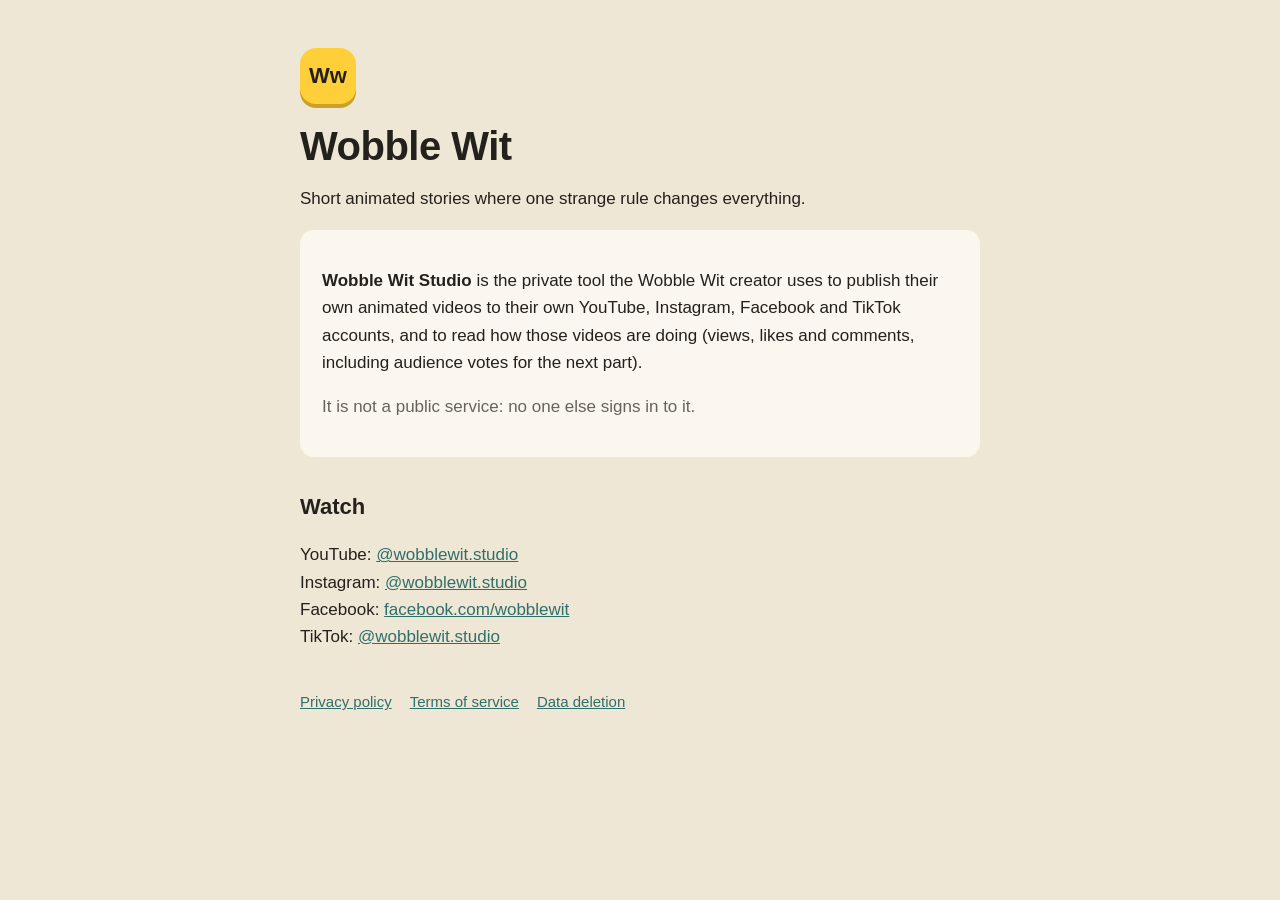
<file: index.html>
<!doctype html>
<html lang="en">
<head>
<meta charset="utf-8">
<meta name="viewport" content="width=device-width, initial-scale=1">
<title>Wobble Wit</title>
<meta name="description" content="Wobble Wit makes short animated stories where one strange rule changes everything.">
<link rel="stylesheet" href="style.css">
</head>
<body>
<main>
  <span class="logo" aria-hidden="true">Ww</span>
  <h1>Wobble Wit</h1>
  <p>Short animated stories where one strange rule changes everything.</p>
  <div class="card">
    <p><strong>Wobble Wit Studio</strong> is the private tool the Wobble Wit creator uses to publish their own animated videos to their own YouTube, Instagram, Facebook and TikTok accounts, and to read how those videos are doing (views, likes and comments, including audience votes for the next part).</p>
    <p class="muted">It is not a public service: no one else signs in to it.</p>
  </div>
  <h2>Watch</h2>
  <p>
    YouTube: <a href="https://www.youtube.com/@wobblewit.studio">@wobblewit.studio</a><br>
    Instagram: <a href="https://www.instagram.com/wobblewit.studio/">@wobblewit.studio</a><br>
    Facebook: <a href="https://www.facebook.com/wobblewit">facebook.com/wobblewit</a><br>
    TikTok: <a href="https://www.tiktok.com/@wobblewit.studio">@wobblewit.studio</a>
  </p>
  <nav><a href="privacy.html">Privacy policy</a><a href="terms.html">Terms of service</a><a href="data-deletion.html">Data deletion</a></nav>
</main>
</body>
</html>
</file>
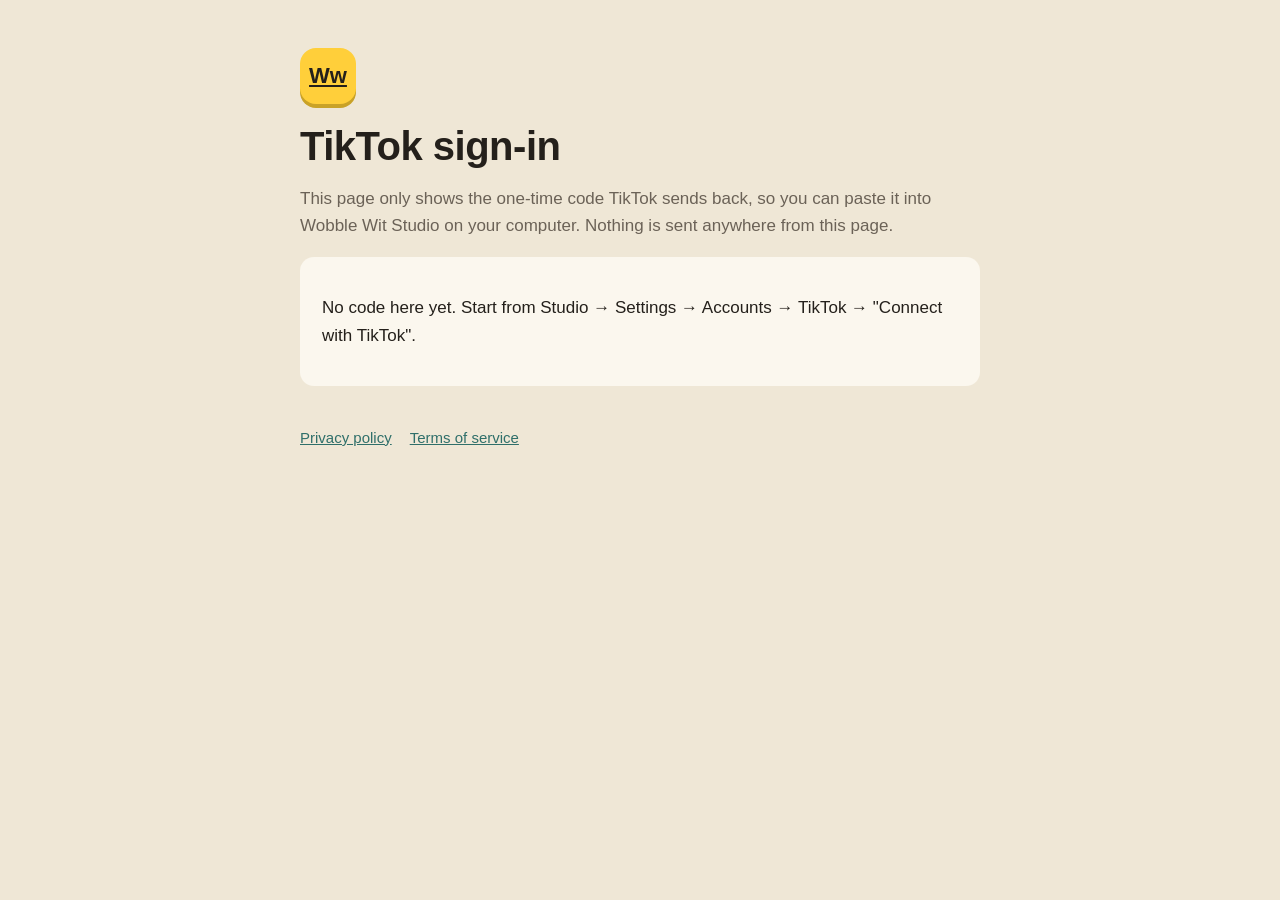
<file: tiktok/callback/index.html>
<!doctype html>
<html lang="en">
<head>
<meta charset="utf-8">
<meta name="viewport" content="width=device-width, initial-scale=1">
<meta name="referrer" content="no-referrer">
<title>TikTok sign-in · Wobble Wit Studio</title>
<link rel="stylesheet" href="../../style.css">
</head>
<body>
<main>
  <a href="../../" class="logo" aria-label="Wobble Wit home">Ww</a>
  <h1>TikTok sign-in</h1>
  <p class="muted">This page only shows the one-time code TikTok sends back, so you can paste it into Wobble Wit Studio on your computer. Nothing is sent anywhere from this page.</p>
  <div class="card" id="result">
    <noscript><p>Copy the part after <code>code=</code> from the address bar above (up to the next <code>&amp;</code>).</p></noscript>
  </div>
  <nav><a href="../../privacy.html">Privacy policy</a><a href="../../terms.html">Terms of service</a></nav>
</main>
<script>
  (function () {
    var q = new URLSearchParams(window.location.search);
    var box = document.getElementById('result');
    var code = q.get('code'), state = q.get('state'), err = q.get('error'), desc = q.get('error_description');
    if (code) {
      // With a state, show and copy "code + state" as one address so Studio can check the state. A bare code still works.
      var paste = state ? window.location.origin + window.location.pathname + '?code=' + encodeURIComponent(code) + '&state=' + encodeURIComponent(state) : code;
      box.innerHTML = '<p><strong>Your code</strong> (single use, expires in a few minutes):</p><p class="code" id="code"></p><p><button type="button" id="copy">Copy code</button> <span id="done" class="muted"></span></p><p class="muted">Paste it into Studio → Settings → Accounts → TikTok → "Code from the address bar", then press Test connection.</p>';
      document.getElementById('code').textContent = paste;
      document.getElementById('copy').addEventListener('click', function () {
        navigator.clipboard.writeText(paste).then(function () { document.getElementById('done').textContent = 'Copied.'; });
      });
      history.replaceState(null, '', window.location.pathname);
    } else if (err) {
      box.innerHTML = '<p><strong>TikTok said no:</strong> <span id="err"></span></p><p class="muted">Go back to Studio and press "Connect with TikTok" again.</p>';
      document.getElementById('err').textContent = err + (desc ? ' (' + desc + ')' : '');
    } else {
      box.innerHTML = '<p>No code here yet. Start from Studio → Settings → Accounts → TikTok → "Connect with TikTok".</p>';
    }
  })();
</script>
</body>
</html>
</file>
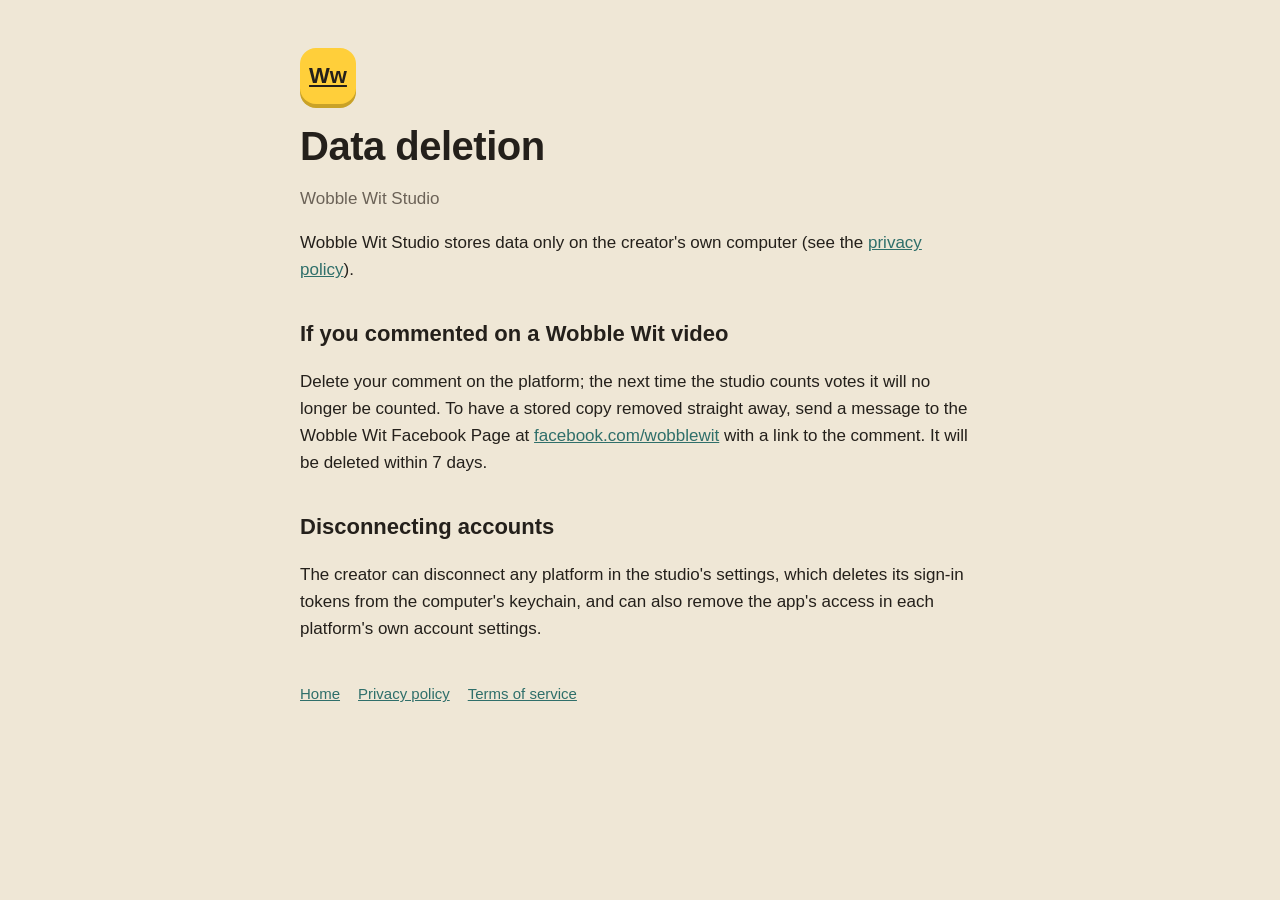
<file: data-deletion.html>
<!doctype html>
<html lang="en">
<head>
<meta charset="utf-8">
<meta name="viewport" content="width=device-width, initial-scale=1">
<title>Data deletion · Wobble Wit Studio</title>
<link rel="stylesheet" href="style.css">
</head>
<body>
<main>
  <a href="./" class="logo" aria-label="Wobble Wit home">Ww</a>
  <h1>Data deletion</h1>
  <p class="muted">Wobble Wit Studio</p>
  <p>Wobble Wit Studio stores data only on the creator's own computer (see the <a href="privacy.html">privacy policy</a>).</p>
  <h2>If you commented on a Wobble Wit video</h2>
  <p>Delete your comment on the platform; the next time the studio counts votes it will no longer be counted. To have a stored copy removed straight away, send a message to the Wobble Wit Facebook Page at <a href="https://www.facebook.com/wobblewit">facebook.com/wobblewit</a> with a link to the comment. It will be deleted within 7 days.</p>
  <h2>Disconnecting accounts</h2>
  <p>The creator can disconnect any platform in the studio's settings, which deletes its sign-in tokens from the computer's keychain, and can also remove the app's access in each platform's own account settings.</p>
  <nav><a href="./">Home</a><a href="privacy.html">Privacy policy</a><a href="terms.html">Terms of service</a></nav>
</main>
</body>
</html>
</file>
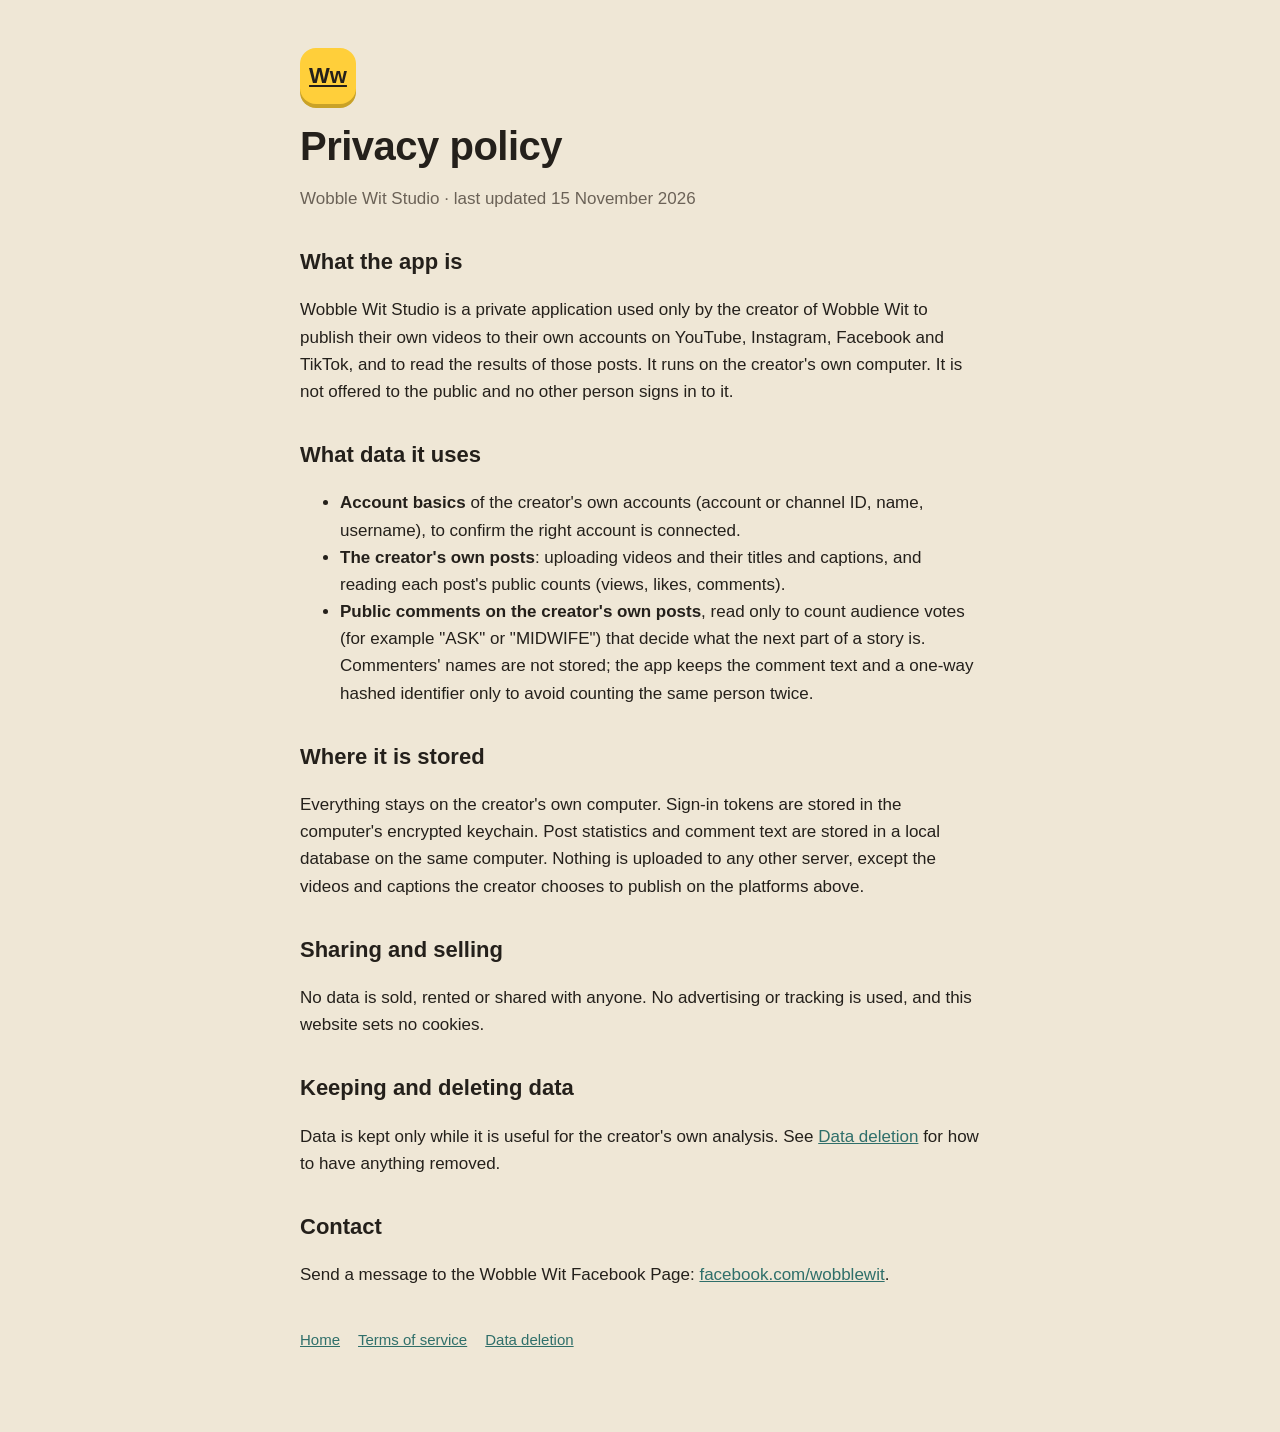
<file: privacy.html>
<!doctype html>
<html lang="en">
<head>
<meta charset="utf-8">
<meta name="viewport" content="width=device-width, initial-scale=1">
<title>Privacy policy · Wobble Wit Studio</title>
<link rel="stylesheet" href="style.css">
</head>
<body>
<main>
  <a href="./" class="logo" aria-label="Wobble Wit home">Ww</a>
  <h1>Privacy policy</h1>
  <p class="muted">Wobble Wit Studio · last updated 15 November 2026</p>

  <h2>What the app is</h2>
  <p>Wobble Wit Studio is a private application used only by the creator of Wobble Wit to publish their own videos to their own accounts on YouTube, Instagram, Facebook and TikTok, and to read the results of those posts. It runs on the creator's own computer. It is not offered to the public and no other person signs in to it.</p>

  <h2>What data it uses</h2>
  <ul>
    <li><strong>Account basics</strong> of the creator's own accounts (account or channel ID, name, username), to confirm the right account is connected.</li>
    <li><strong>The creator's own posts</strong>: uploading videos and their titles and captions, and reading each post's public counts (views, likes, comments).</li>
    <li><strong>Public comments on the creator's own posts</strong>, read only to count audience votes (for example "ASK" or "MIDWIFE") that decide what the next part of a story is. Commenters' names are not stored; the app keeps the comment text and a one-way hashed identifier only to avoid counting the same person twice.</li>
  </ul>

  <h2>Where it is stored</h2>
  <p>Everything stays on the creator's own computer. Sign-in tokens are stored in the computer's encrypted keychain. Post statistics and comment text are stored in a local database on the same computer. Nothing is uploaded to any other server, except the videos and captions the creator chooses to publish on the platforms above.</p>

  <h2>Sharing and selling</h2>
  <p>No data is sold, rented or shared with anyone. No advertising or tracking is used, and this website sets no cookies.</p>

  <h2>Keeping and deleting data</h2>
  <p>Data is kept only while it is useful for the creator's own analysis. See <a href="data-deletion.html">Data deletion</a> for how to have anything removed.</p>

  <h2>Contact</h2>
  <p>Send a message to the Wobble Wit Facebook Page: <a href="https://www.facebook.com/wobblewit">facebook.com/wobblewit</a>.</p>

  <nav><a href="./">Home</a><a href="terms.html">Terms of service</a><a href="data-deletion.html">Data deletion</a></nav>
</main>
</body>
</html>
</file>
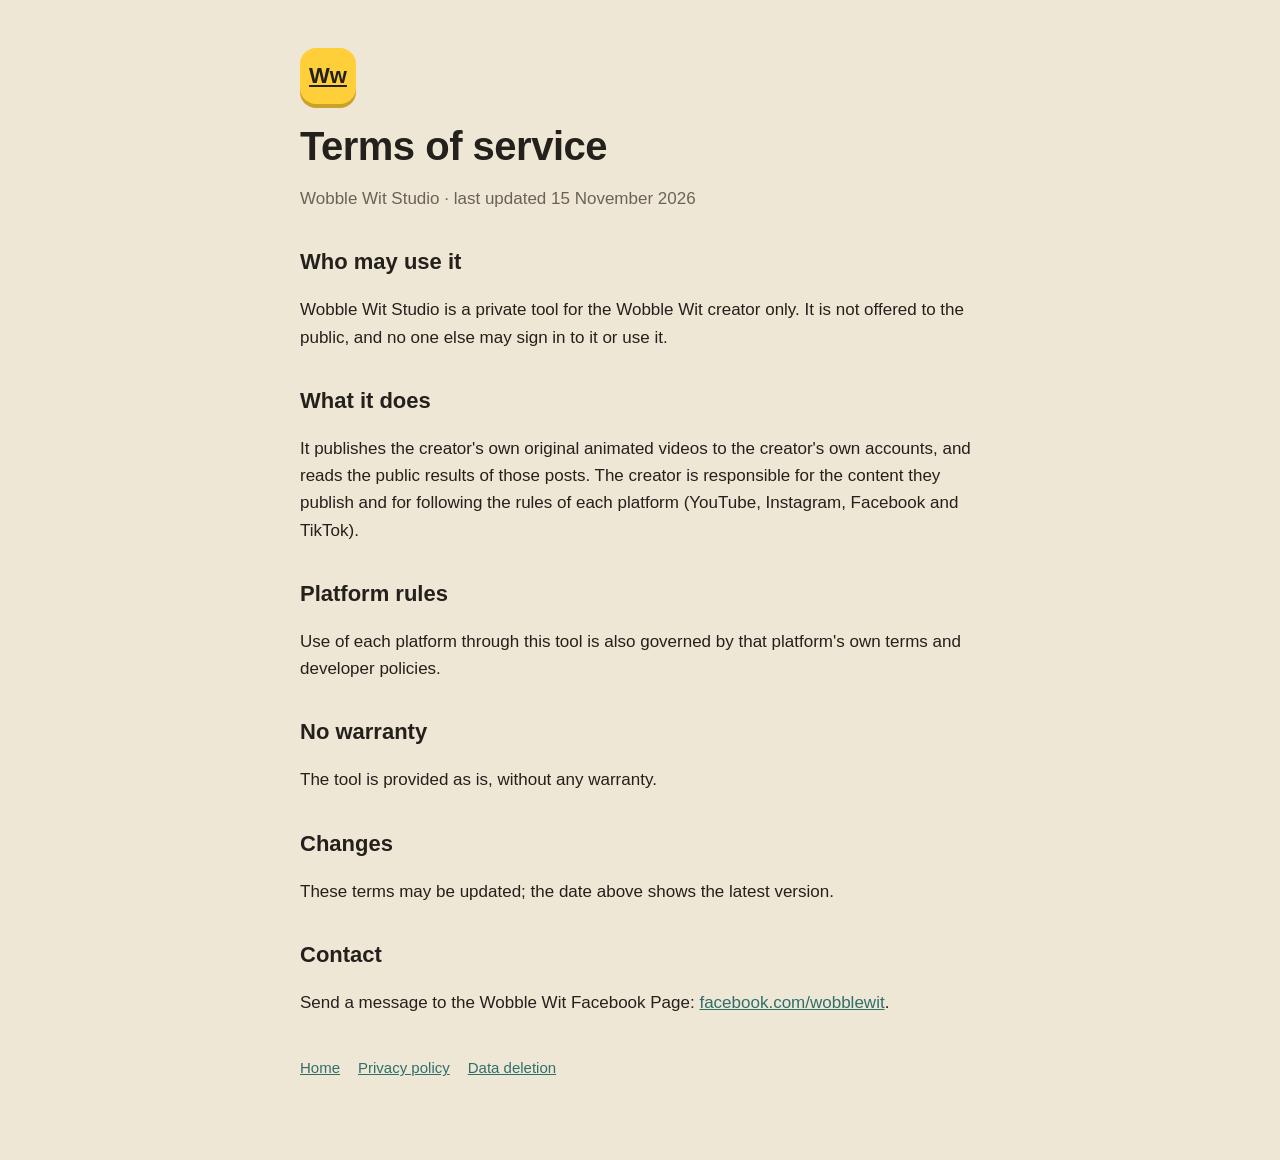
<file: terms.html>
<!doctype html>
<html lang="en">
<head>
<meta charset="utf-8">
<meta name="viewport" content="width=device-width, initial-scale=1">
<title>Terms of service · Wobble Wit Studio</title>
<link rel="stylesheet" href="style.css">
</head>
<body>
<main>
  <a href="./" class="logo" aria-label="Wobble Wit home">Ww</a>
  <h1>Terms of service</h1>
  <p class="muted">Wobble Wit Studio · last updated 15 November 2026</p>

  <h2>Who may use it</h2>
  <p>Wobble Wit Studio is a private tool for the Wobble Wit creator only. It is not offered to the public, and no one else may sign in to it or use it.</p>

  <h2>What it does</h2>
  <p>It publishes the creator's own original animated videos to the creator's own accounts, and reads the public results of those posts. The creator is responsible for the content they publish and for following the rules of each platform (YouTube, Instagram, Facebook and TikTok).</p>

  <h2>Platform rules</h2>
  <p>Use of each platform through this tool is also governed by that platform's own terms and developer policies.</p>

  <h2>No warranty</h2>
  <p>The tool is provided as is, without any warranty.</p>

  <h2>Changes</h2>
  <p>These terms may be updated; the date above shows the latest version.</p>

  <h2>Contact</h2>
  <p>Send a message to the Wobble Wit Facebook Page: <a href="https://www.facebook.com/wobblewit">facebook.com/wobblewit</a>.</p>

  <nav><a href="./">Home</a><a href="privacy.html">Privacy policy</a><a href="data-deletion.html">Data deletion</a></nav>
</main>
</body>
</html>
</file>
<file: style.css>
:root { --bg: #efe7d6; --ink: #24201b; --muted: #6b6257; --accent: #ffcf3a; --teal: #2f6f6a; --card: #fbf7ee; }
@media (prefers-color-scheme: dark) { :root { --bg: #1d1a16; --ink: #f2ece2; --muted: #b5ab9e; --card: #29251f; } }
* { box-sizing: border-box; }
body { margin: 0; background: var(--bg); color: var(--ink); font: 17px/1.6 -apple-system, "Segoe UI", Roboto, Helvetica, Arial, sans-serif; }
main { max-width: 720px; margin: 0 auto; padding: 48px 20px 80px; }
.logo { display: inline-grid; place-items: center; width: 56px; height: 56px; border-radius: 16px; background: var(--accent); color: #24201b; font-weight: 800; font-size: 22px; box-shadow: 0 4px 0 #c9a227; }
h1 { font-size: 40px; line-height: 1.1; margin: 20px 0 8px; letter-spacing: -0.5px; }
h2 { font-size: 22px; margin: 32px 0 8px; }
p, li { color: var(--ink); }
.muted { color: var(--muted); }
.card { background: var(--card); border-radius: 14px; padding: 20px 22px; margin: 18px 0; }
a { color: var(--teal); }
nav { margin-top: 40px; display: flex; gap: 18px; flex-wrap: wrap; font-size: 15px; }
code, .code { font-family: ui-monospace, Menlo, Consolas, monospace; background: var(--card); padding: 2px 6px; border-radius: 6px; word-break: break-all; }
button { font: inherit; font-weight: 700; padding: 10px 18px; border: 0; border-radius: 10px; background: var(--accent); color: #24201b; cursor: pointer; box-shadow: 0 3px 0 #c9a227; }
button:focus-visible, a:focus-visible { outline: 3px solid var(--teal); outline-offset: 2px; }
</file>
